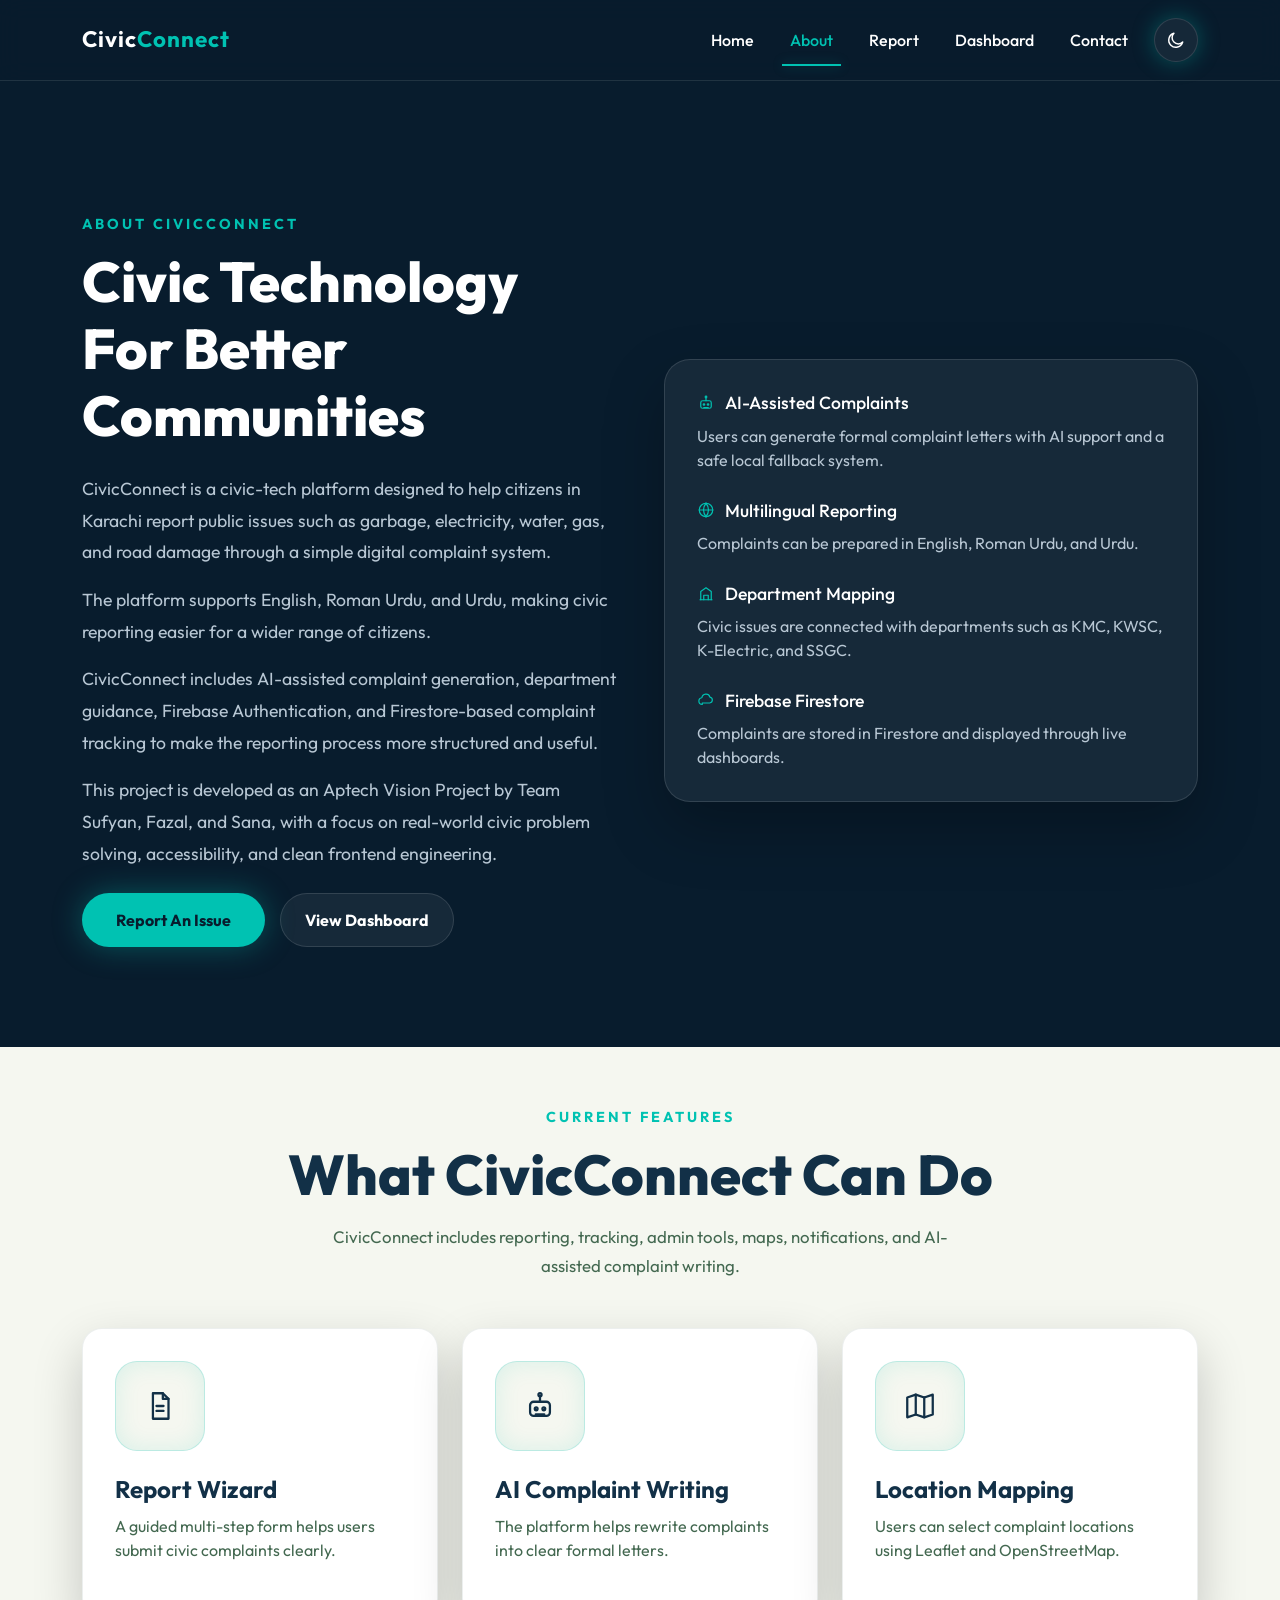
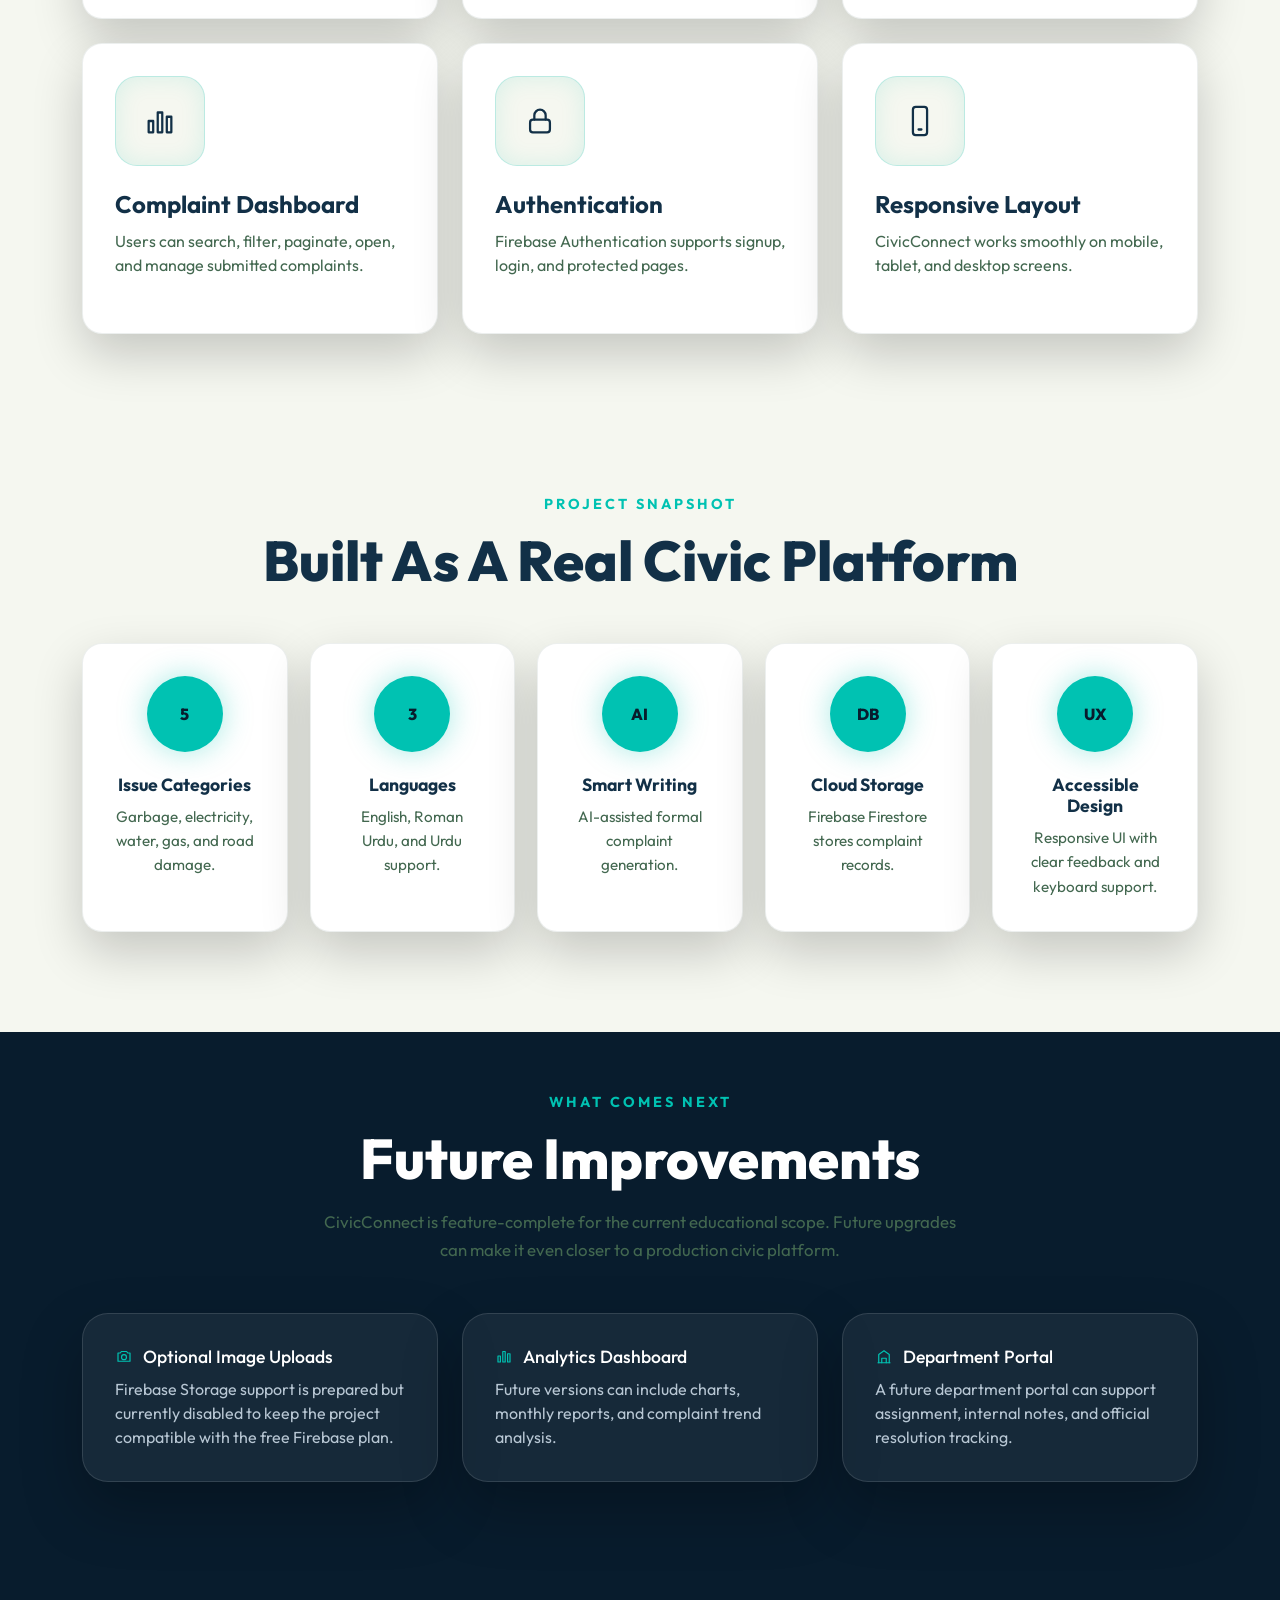
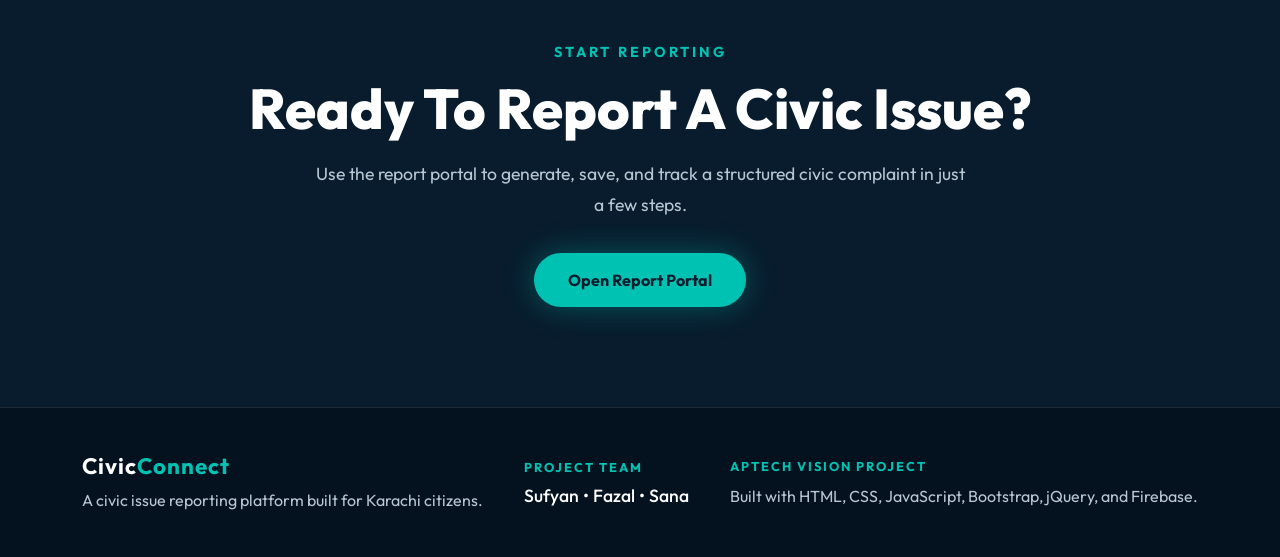
<file: pages/about.html>
<!doctype html>
<html lang="en">
  <head>
    <meta charset="UTF-8" />

    <meta name="viewport" content="width=device-width, initial-scale=1.0" />

    <title>About | CivicConnect</title>

    <meta
      name="description"
      content="Learn about CivicConnect, an AI-assisted civic technology platform helping citizens of Karachi report municipal issues in English, Roman Urdu, and Urdu."
    />

    <meta property="og:title" content="About CivicConnect" />

    <meta
      property="og:description"
      content="A civic-tech platform for reporting municipal issues in Karachi with AI-assisted complaint generation and Firebase Firestore tracking."
    />

    <meta property="og:type" content="website" />

    <link
      href="https://cdn.jsdelivr.net/npm/bootstrap@5.3.3/dist/css/bootstrap.min.css"
      rel="stylesheet"
    />

    <link rel="preconnect" href="https://fonts.googleapis.com" />

    <link rel="preconnect" href="https://fonts.gstatic.com" crossorigin />

    <link
      href="https://fonts.googleapis.com/css2?family=Outfit:wght@300;400;500;600;700&display=swap"
      rel="stylesheet"
    />

    <link
      rel="icon"
      type="image/png"
      href="../assets/images/logo-icon.png"
    />

    <link rel="stylesheet" href="../assets/css/style.css" />
  </head>

  <body class="inner-page">
    <div id="pageLoader">
      <div class="loader-content">
        <div class="loader-logo">
          <img
            src="../assets/images/logo-icon.png"
            alt="CivicConnect Logo"
            class="loader-logo-image"
          />
        </div>

        <h2>Loading CivicConnect...</h2>

        <p>Connecting Citizens with Civic Services...</p>

        <div class="loader-spinner"></div>
      </div>
    </div>

    <div
      class="toast-container position-fixed top-0 end-0 p-4"
      id="toastContainer"
    ></div>

    <nav
      class="navbar navbar-expand-lg fixed-top custom-navbar"
      id="mainNavbar"
    >
      <div class="container">
        <a class="navbar-brand logo-text" href="../index.html">
          Civic<span>Connect</span>
        </a>

        <button
          class="navbar-toggler custom-toggler"
          type="button"
          data-bs-toggle="collapse"
          data-bs-target="#navbarNav"
          aria-controls="navbarNav"
          aria-expanded="false"
          aria-label="Toggle navigation"
        >
          <span class="navbar-toggler-icon"></span>
        </button>

        <div class="collapse navbar-collapse" id="navbarNav">
          <ul class="navbar-nav ms-auto align-items-lg-center">
            <li class="nav-item">
              <a class="nav-link custom-nav-link" href="../index.html">
                Home
              </a>
            </li>

            <li class="nav-item">
              <a
                class="nav-link custom-nav-link active-nav"
                href="about.html"
                aria-current="page"
              >
                About
              </a>
            </li>

            <li class="nav-item">
              <a class="nav-link custom-nav-link" href="report.html">
                Report
              </a>
            </li>

            <li class="nav-item">
              <a class="nav-link custom-nav-link" href="complaints.html">
                Dashboard
              </a>
            </li>

            <li class="nav-item">
              <a class="nav-link custom-nav-link" href="contact.html">
                Contact
              </a>
            </li>

            <li class="nav-item nav-admin-only d-none">
              <a class="nav-link custom-nav-link" href="admin.html"> Admin </a>
            </li>

            <li class="nav-item">
              <button
                type="button"
                class="theme-toggle-btn"
                aria-label="Toggle theme"
              >
                <svg class="civic-icon" viewBox="0 0 24 24" fill="none" stroke="currentColor" stroke-width="1.8" stroke-linecap="round" stroke-linejoin="round" aria-hidden="true"><path d="M20 14.5A8.5 8.5 0 1 1 9.5 4 6.5 6.5 0 0 0 20 14.5Z"/></svg>
              </button>
            </li>

            <li class="nav-item nav-auth-only d-none">
              <button
                type="button"
                class="dashboard-btn ms-lg-3 mt-3 mt-lg-0"
                id="logoutBtn"
              >
                Logout
              </button>
            </li>
          </ul>
        </div>
      </div>
    </nav>

    <section class="about-section reveal-section js-animate">
      <div class="container">
        <div class="row align-items-center g-5 mt-3">
          <div class="col-lg-6">
            <p class="section-label">ABOUT CIVICCONNECT</p>

            <h1 class="section-title">
              Civic Technology For Better Communities
            </h1>

            <p class="about-text mt-4">
              CivicConnect is a civic-tech platform designed to help citizens in
              Karachi report public issues such as garbage, electricity, water,
              gas, and road damage through a simple digital complaint system.
            </p>

            <p class="about-text">
              The platform supports English, Roman Urdu, and Urdu, making civic
              reporting easier for a wider range of citizens.
            </p>

            <p class="about-text">
              CivicConnect includes AI-assisted complaint generation, department
              guidance, Firebase Authentication, and Firestore-based complaint
              tracking to make the reporting process more structured and useful.
            </p>

            <p class="about-text">
              This project is developed as an Aptech Vision Project by Team
              Sufyan, Fazal, and Sana, with a focus on real-world civic problem
              solving, accessibility, and clean frontend engineering.
            </p>

            <div class="result-actions mt-4">
              <a href="report.html" class="hero-btn"> Report An Issue </a>

              <a href="complaints.html" class="dashboard-btn">
                View Dashboard
              </a>
            </div>
          </div>

          <div class="col-lg-6">
            <div class="about-card">
              <div class="about-item">
                <h3><svg class="civic-icon" viewBox="0 0 24 24" fill="none" stroke="currentColor" stroke-width="1.8" stroke-linecap="round" stroke-linejoin="round" aria-hidden="true"><rect x="5" y="9" width="14" height="10" rx="2.5"/><path d="M12 5v4"/><circle cx="12" cy="4" r="1.1"/><circle cx="9.3" cy="14" r="1"/><circle cx="14.7" cy="14" r="1"/><path d="M9 18h6"/></svg> AI-Assisted Complaints</h3>

                <p>
                  Users can generate formal complaint letters with AI support
                  and a safe local fallback system.
                </p>
              </div>

              <div class="about-item">
                <h3><svg class="civic-icon" viewBox="0 0 24 24" fill="none" stroke="currentColor" stroke-width="1.8" stroke-linecap="round" stroke-linejoin="round" aria-hidden="true"><circle cx="12" cy="12" r="9"/><path d="M3 12h18"/><path d="M12 3a14 14 0 0 1 0 18"/><path d="M12 3a14 14 0 0 0 0 18"/></svg> Multilingual Reporting</h3>

                <p>
                  Complaints can be prepared in English, Roman Urdu, and Urdu.
                </p>
              </div>

              <div class="about-item">
                <h3><svg class="civic-icon" viewBox="0 0 24 24" fill="none" stroke="currentColor" stroke-width="1.8" stroke-linecap="round" stroke-linejoin="round" aria-hidden="true"><path d="M5 21V10l7-5 7 5v11"/><path d="M4 21h16"/><path d="M9 21v-6h6v6"/></svg> Department Mapping</h3>

                <p>
                  Civic issues are connected with departments such as KMC, KWSC,
                  K-Electric, and SSGC.
                </p>
              </div>

              <div class="about-item">
                <h3><svg class="civic-icon" viewBox="0 0 24 24" fill="none" stroke="currentColor" stroke-width="1.8" stroke-linecap="round" stroke-linejoin="round" aria-hidden="true"><path d="M7 18a4.5 4.5 0 0 1-.5-8.97A5.5 5.5 0 0 1 17.2 8.1 4 4 0 0 1 17 16H7Z"/></svg> Firebase Firestore</h3>

                <p>
                  Complaints are stored in Firestore and displayed through live
                  dashboards.
                </p>
              </div>
            </div>
          </div>
        </div>
      </div>
    </section>

    <section class="category-section reveal-section js-animate">
      <div class="container">
        <div class="section-heading text-center">
          <p class="section-label">CURRENT FEATURES</p>

          <h2 class="section-title">What CivicConnect Can Do</h2>

          <p class="section-description">
            CivicConnect includes reporting, tracking, admin tools, maps,
            notifications, and AI-assisted complaint writing.
          </p>
        </div>

        <div class="row g-4 mt-4">
          <div class="col-lg-4 col-md-6">
            <div class="category-card">
              <div class="category-icon"><svg class="civic-icon civic-icon-lg" viewBox="0 0 24 24" fill="none" stroke="currentColor" stroke-width="1.6" stroke-linecap="round" stroke-linejoin="round" aria-hidden="true"><path d="M7 3h7l4 4v14H7Z"/><path d="M14 3v4h4"/><path d="M9.5 12h5M9.5 15.5h5"/></svg></div>

              <h3>Report Wizard</h3>

              <p>
                A guided multi-step form helps users submit civic complaints
                clearly.
              </p>
            </div>
          </div>

          <div class="col-lg-4 col-md-6">
            <div class="category-card">
              <div class="category-icon"><svg class="civic-icon civic-icon-lg" viewBox="0 0 24 24" fill="none" stroke="currentColor" stroke-width="1.6" stroke-linecap="round" stroke-linejoin="round" aria-hidden="true"><rect x="5" y="9" width="14" height="10" rx="2.5"/><path d="M12 5v4"/><circle cx="12" cy="4" r="1.1"/><circle cx="9.3" cy="14" r="1"/><circle cx="14.7" cy="14" r="1"/><path d="M9 18h6"/></svg></div>

              <h3>AI Complaint Writing</h3>

              <p>
                The platform helps rewrite complaints into clear formal letters.
              </p>
            </div>
          </div>

          <div class="col-lg-4 col-md-6">
            <div class="category-card">
              <div class="category-icon"><svg class="civic-icon civic-icon-lg" viewBox="0 0 24 24" fill="none" stroke="currentColor" stroke-width="1.6" stroke-linecap="round" stroke-linejoin="round" aria-hidden="true"><path d="M9 4 3 6v14l6-2 6 2 6-2V4l-6 2-6-2Z"/><path d="M9 4v14M15 6v14"/></svg></div>

              <h3>Location Mapping</h3>

              <p>
                Users can select complaint locations using Leaflet and
                OpenStreetMap.
              </p>
            </div>
          </div>

          <div class="col-lg-4 col-md-6">
            <div class="category-card">
              <div class="category-icon"><svg class="civic-icon civic-icon-lg" viewBox="0 0 24 24" fill="none" stroke="currentColor" stroke-width="1.6" stroke-linecap="round" stroke-linejoin="round" aria-hidden="true"><rect x="4" y="12" width="3.2" height="8"/><rect x="10.4" y="6" width="3.2" height="14"/><rect x="16.8" y="9" width="3.2" height="11"/></svg></div>

              <h3>Complaint Dashboard</h3>

              <p>
                Users can search, filter, paginate, open, and manage submitted
                complaints.
              </p>
            </div>
          </div>

          <div class="col-lg-4 col-md-6">
            <div class="category-card">
              <div class="category-icon"><svg class="civic-icon civic-icon-lg" viewBox="0 0 24 24" fill="none" stroke="currentColor" stroke-width="1.6" stroke-linecap="round" stroke-linejoin="round" aria-hidden="true"><rect x="5" y="11" width="14" height="9" rx="2"/><path d="M8 11V8a4 4 0 0 1 8 0v3"/></svg></div>

              <h3>Authentication</h3>

              <p>
                Firebase Authentication supports signup, login, and protected
                pages.
              </p>
            </div>
          </div>

          <div class="col-lg-4 col-md-6">
            <div class="category-card">
              <div class="category-icon"><svg class="civic-icon civic-icon-lg" viewBox="0 0 24 24" fill="none" stroke="currentColor" stroke-width="1.6" stroke-linecap="round" stroke-linejoin="round" aria-hidden="true"><rect x="7" y="2" width="10" height="20" rx="2"/><path d="M11 18h2"/></svg></div>

              <h3>Responsive Layout</h3>

              <p>
                CivicConnect works smoothly on mobile, tablet, and desktop
                screens.
              </p>
            </div>
          </div>
        </div>
      </div>
    </section>

    <section class="how-section reveal-section js-animate">
      <div class="container">
        <div class="section-heading text-center">
          <p class="section-label">PROJECT SNAPSHOT</p>

          <h2 class="section-title">Built As A Real Civic Platform</h2>
        </div>

        <div class="steps-flow mt-5">
          <div class="step-box">
            <div class="step-circle">5</div>

            <h3>Issue Categories</h3>

            <p>Garbage, electricity, water, gas, and road damage.</p>
          </div>

          <div class="step-box">
            <div class="step-circle">3</div>

            <h3>Languages</h3>

            <p>English, Roman Urdu, and Urdu support.</p>
          </div>

          <div class="step-box">
            <div class="step-circle">AI</div>

            <h3>Smart Writing</h3>

            <p>AI-assisted formal complaint generation.</p>
          </div>

          <div class="step-box">
            <div class="step-circle">DB</div>

            <h3>Cloud Storage</h3>

            <p>Firebase Firestore stores complaint records.</p>
          </div>

          <div class="step-box">
            <div class="step-circle">UX</div>

            <h3>Accessible Design</h3>

            <p>Responsive UI with clear feedback and keyboard support.</p>
          </div>
        </div>
      </div>
    </section>

    <section class="about-section reveal-section js-animate">
      <div class="container">
        <div class="section-heading text-center">
          <p class="section-label">WHAT COMES NEXT</p>

          <h2 class="section-title">Future Improvements</h2>

          <p class="section-description">
            CivicConnect is feature-complete for the current educational scope.
            Future upgrades can make it even closer to a production civic
            platform.
          </p>
        </div>

        <div class="row g-4 mt-4">
          <div class="col-lg-4 col-md-6">
            <div class="about-card h-100">
              <div class="about-item">
                <h3><svg class="civic-icon" viewBox="0 0 24 24" fill="none" stroke="currentColor" stroke-width="1.8" stroke-linecap="round" stroke-linejoin="round" aria-hidden="true"><path d="M4 8h3l1.5-2h7L17 8h3v11H4Z"/><circle cx="12" cy="13.5" r="3.3"/></svg> Optional Image Uploads</h3>

                <p>
                  Firebase Storage support is prepared but currently disabled to
                  keep the project compatible with the free Firebase plan.
                </p>
              </div>
            </div>
          </div>

          <div class="col-lg-4 col-md-6">
            <div class="about-card h-100">
              <div class="about-item">
                <h3><svg class="civic-icon" viewBox="0 0 24 24" fill="none" stroke="currentColor" stroke-width="1.8" stroke-linecap="round" stroke-linejoin="round" aria-hidden="true"><rect x="4" y="12" width="3.2" height="8"/><rect x="10.4" y="6" width="3.2" height="14"/><rect x="16.8" y="9" width="3.2" height="11"/></svg> Analytics Dashboard</h3>

                <p>
                  Future versions can include charts, monthly reports, and
                  complaint trend analysis.
                </p>
              </div>
            </div>
          </div>

          <div class="col-lg-4 col-md-6">
            <div class="about-card h-100">
              <div class="about-item">
                <h3><svg class="civic-icon" viewBox="0 0 24 24" fill="none" stroke="currentColor" stroke-width="1.8" stroke-linecap="round" stroke-linejoin="round" aria-hidden="true"><path d="M5 21V10l7-5 7 5v11"/><path d="M4 21h16"/><path d="M9 21v-6h6v6"/></svg> Department Portal</h3>

                <p>
                  A future department portal can support assignment, internal
                  notes, and official resolution tracking.
                </p>
              </div>
            </div>
          </div>
        </div>
      </div>
    </section>

    <section class="complaint-section reveal-section js-animate">
      <div class="container text-center">
        <p class="section-label">START REPORTING</p>

        <h2 class="section-title">Ready To Report A Civic Issue?</h2>

        <p class="complaint-text mx-auto cta-description">
          Use the report portal to generate, save, and track a structured civic
          complaint in just a few steps.
        </p>

        <a href="report.html" class="hero-btn mt-3"> Open Report Portal </a>
      </div>
    </section>

    <footer class="site-footer">
      <div class="container">
        <div class="footer-content">
          <div>
            <h4 class="logo-text mb-2">Civic<span>Connect</span></h4>

            <p class="footer-text">
              A civic issue reporting platform built for Karachi citizens.
            </p>
          </div>

          <div class="footer-team">
            <p>PROJECT TEAM</p>

            <h4>Sufyan • Fazal • Sana</h4>
          </div>

          <div class="footer-note">
            <p>APTECH VISION PROJECT</p>

            <span class="footer-text">
              Built with HTML, CSS, JavaScript, Bootstrap, jQuery, and Firebase.
            </span>
          </div>
        </div>
      </div>
    </footer>

    <script src="https://code.jquery.com/jquery-3.7.1.min.js"></script>

    <script src="https://cdn.jsdelivr.net/npm/bootstrap@5.3.3/dist/js/bootstrap.bundle.min.js"></script>

    <script src="../assets/js/loader.js"></script>

    <script src="../assets/js/utils.js"></script>

    <script src="../assets/js/icons.js"></script>
    <script src="../assets/js/theme.js"></script>

    <script src="../assets/js/main.js"></script>

    <script src="../assets/js/ui.js"></script>
  </body>
</html>
</file>
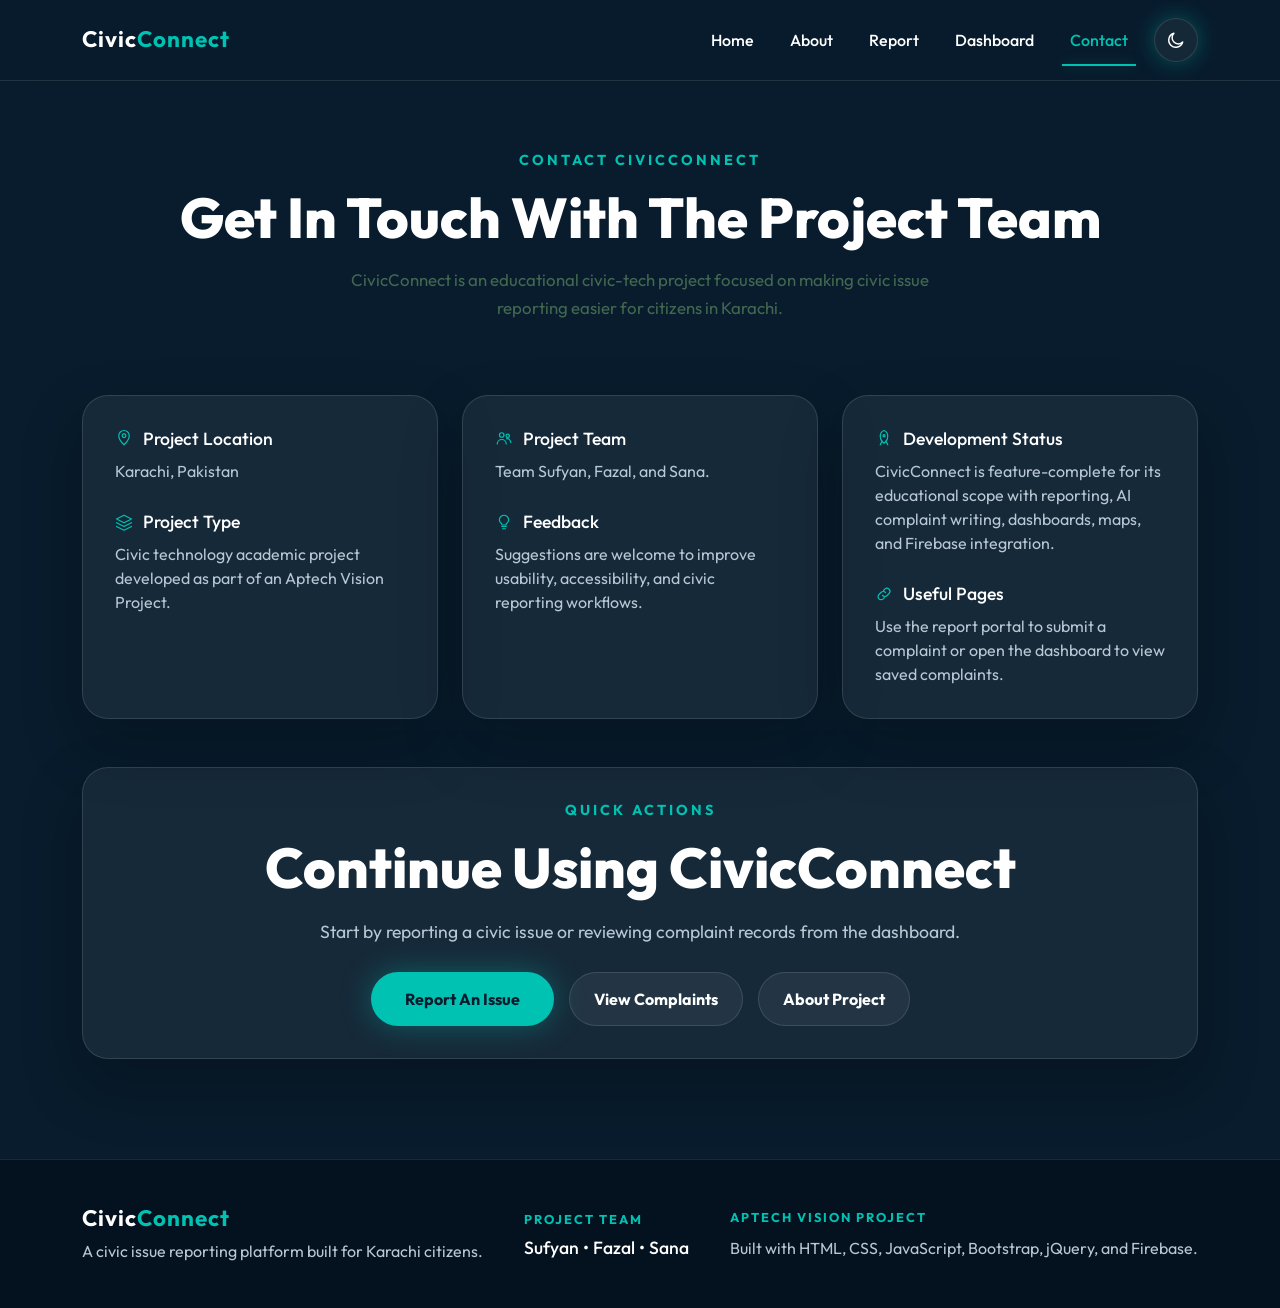
<file: pages/contact.html>
<!doctype html>
<html lang="en">
  <head>
    <meta charset="UTF-8" />

    <meta name="viewport" content="width=device-width, initial-scale=1.0" />

    <title>Contact | CivicConnect</title>

    <meta
      name="description"
      content="Contact the CivicConnect project team and explore quick links for reporting and tracking civic complaints in Karachi."
    />

    <link
      href="https://cdn.jsdelivr.net/npm/bootstrap@5.3.3/dist/css/bootstrap.min.css"
      rel="stylesheet"
    />

    <link rel="preconnect" href="https://fonts.googleapis.com" />

    <link rel="preconnect" href="https://fonts.gstatic.com" crossorigin />

    <link
      href="https://fonts.googleapis.com/css2?family=Outfit:wght@300;400;500;600;700&display=swap"
      rel="stylesheet"
    />

    <link
      rel="icon"
      type="image/png"
      href="../assets/images/logo-icon.png"
    />

    <link rel="stylesheet" href="../assets/css/style.css" />
  </head>

  <body class="inner-page">
    <div id="pageLoader">
      <div class="loader-content">
        <div class="loader-logo">
          <img
            src="../assets/images/logo-icon.png"
            alt="CivicConnect Logo"
            class="loader-logo-image"
          />
        </div>

        <h2>Loading CivicConnect...</h2>

        <p>Connecting Citizens with Civic Services...</p>

        <div class="loader-spinner"></div>
      </div>
    </div>

    <div
      class="toast-container position-fixed top-0 end-0 p-4"
      id="toastContainer"
    ></div>

    <nav
      class="navbar navbar-expand-lg fixed-top custom-navbar"
      id="mainNavbar"
    >
      <div class="container">
        <a class="navbar-brand logo-text" href="../index.html">
          Civic<span>Connect</span>
        </a>

        <button
          class="navbar-toggler custom-toggler"
          type="button"
          data-bs-toggle="collapse"
          data-bs-target="#navbarNav"
          aria-controls="navbarNav"
          aria-expanded="false"
          aria-label="Toggle navigation"
        >
          <span class="navbar-toggler-icon"></span>
        </button>

        <div class="collapse navbar-collapse" id="navbarNav">
          <ul class="navbar-nav ms-auto align-items-lg-center">
            <li class="nav-item">
              <a class="nav-link custom-nav-link" href="../index.html">
                Home
              </a>
            </li>

            <li class="nav-item">
              <a class="nav-link custom-nav-link" href="about.html"> About </a>
            </li>

            <li class="nav-item">
              <a class="nav-link custom-nav-link" href="report.html">
                Report
              </a>
            </li>

            <li class="nav-item">
              <a class="nav-link custom-nav-link" href="complaints.html">
                Dashboard
              </a>
            </li>

            <li class="nav-item">
              <a
                class="nav-link custom-nav-link active-nav"
                href="contact.html"
                aria-current="page"
              >
                Contact
              </a>
            </li>

            <li class="nav-item nav-admin-only d-none">
              <a class="nav-link custom-nav-link" href="admin.html"> Admin </a>
            </li>

            <li class="nav-item">
              <button
                type="button"
                class="theme-toggle-btn"
                aria-label="Toggle theme"
              >
                <svg class="civic-icon" viewBox="0 0 24 24" fill="none" stroke="currentColor" stroke-width="1.8" stroke-linecap="round" stroke-linejoin="round" aria-hidden="true"><path d="M20 14.5A8.5 8.5 0 1 1 9.5 4 6.5 6.5 0 0 0 20 14.5Z"/></svg>
              </button>
            </li>

            <li class="nav-item nav-auth-only d-none">
              <button
                type="button"
                class="dashboard-btn ms-lg-3 mt-3 mt-lg-0"
                id="logoutBtn"
              >
                Logout
              </button>
            </li>
          </ul>
        </div>
      </div>
    </nav>

    <section class="about-section reveal-section js-animate">
      <div class="container">
        <div class="section-heading text-center">
          <p class="section-label">CONTACT CIVICCONNECT</p>

          <h1 class="section-title">Get In Touch With The Project Team</h1>

          <p class="section-description">
            CivicConnect is an educational civic-tech project focused on making
            civic issue reporting easier for citizens in Karachi.
          </p>
        </div>

        <div class="row g-4 mt-5">
          <div class="col-lg-4 col-md-6">
            <div class="about-card h-100">
              <div class="about-item">
                <h3><svg class="civic-icon" viewBox="0 0 24 24" fill="none" stroke="currentColor" stroke-width="1.8" stroke-linecap="round" stroke-linejoin="round" aria-hidden="true"><path d="M12 21s7-6.5 7-12a7 7 0 0 0-14 0c0 5.5 7 12 7 12Z"/><circle cx="12" cy="9" r="2.5"/></svg> Project Location</h3>

                <p>Karachi, Pakistan</p>
              </div>

              <div class="about-item">
                <h3><svg class="civic-icon" viewBox="0 0 24 24" fill="none" stroke="currentColor" stroke-width="1.8" stroke-linecap="round" stroke-linejoin="round" aria-hidden="true"><path d="M12 3 2 8l10 5 10-5-10-5Z"/><path d="M2 13l10 5 10-5"/><path d="M2 18l10 5 10-5"/></svg> Project Type</h3>

                <p>
                  Civic technology academic project developed as part of an
                  Aptech Vision Project.
                </p>
              </div>
            </div>
          </div>

          <div class="col-lg-4 col-md-6">
            <div class="about-card h-100">
              <div class="about-item">
                <h3><svg class="civic-icon" viewBox="0 0 24 24" fill="none" stroke="currentColor" stroke-width="1.8" stroke-linecap="round" stroke-linejoin="round" aria-hidden="true"><circle cx="9" cy="8" r="3"/><path d="M3 20a6 6 0 0 1 12 0"/><circle cx="17" cy="9" r="2.3"/><path d="M15.2 13a5 5 0 0 1 5.8 5"/></svg> Project Team</h3>

                <p>Team Sufyan, Fazal, and Sana.</p>
              </div>

              <div class="about-item">
                <h3><svg class="civic-icon" viewBox="0 0 24 24" fill="none" stroke="currentColor" stroke-width="1.8" stroke-linecap="round" stroke-linejoin="round" aria-hidden="true"><path d="M9 18h6M10 21h4"/><path d="M12 3a6 6 0 0 0-3.5 10.9c.5.4.8 1 .8 1.6V16h5.4v-.5c0-.6.3-1.2.8-1.6A6 6 0 0 0 12 3Z"/></svg> Feedback</h3>

                <p>
                  Suggestions are welcome to improve usability, accessibility,
                  and civic reporting workflows.
                </p>
              </div>
            </div>
          </div>

          <div class="col-lg-4 col-md-12">
            <div class="about-card h-100">
              <div class="about-item">
                <h3><svg class="civic-icon" viewBox="0 0 24 24" fill="none" stroke="currentColor" stroke-width="1.8" stroke-linecap="round" stroke-linejoin="round" aria-hidden="true"><path d="M12 2c3 1 5 4 5 8 0 3-1.5 5.5-3 7l-2 2-2-2c-1.5-1.5-3-4-3-7 0-4 2-7 5-8Z"/><circle cx="12" cy="9" r="1.4"/><path d="M9 17l-2 4M15 17l2 4"/></svg> Development Status</h3>

                <p>
                  CivicConnect is feature-complete for its educational scope
                  with reporting, AI complaint writing, dashboards, maps, and
                  Firebase integration.
                </p>
              </div>

              <div class="about-item">
                <h3><svg class="civic-icon" viewBox="0 0 24 24" fill="none" stroke="currentColor" stroke-width="1.8" stroke-linecap="round" stroke-linejoin="round" aria-hidden="true"><path d="M10 14a4 4 0 0 0 5.7.3l3-3a4 4 0 0 0-5.7-5.7l-1.5 1.4"/><path d="M14 10a4 4 0 0 0-5.7-.3l-3 3a4 4 0 0 0 5.7 5.7l1.4-1.4"/></svg> Useful Pages</h3>

                <p>
                  Use the report portal to submit a complaint or open the
                  dashboard to view saved complaints.
                </p>
              </div>
            </div>
          </div>
        </div>

        <div class="about-card mt-5 text-center">
          <p class="section-label">QUICK ACTIONS</p>

          <h2 class="section-title">Continue Using CivicConnect</h2>

          <p class="about-text mx-auto cta-description">
            Start by reporting a civic issue or reviewing complaint records from
            the dashboard.
          </p>

          <div class="result-actions justify-content-center mt-4">
            <a href="report.html" class="hero-btn"> Report An Issue </a>

            <a href="complaints.html" class="dashboard-btn">
              View Complaints
            </a>

            <a href="about.html" class="dashboard-btn"> About Project </a>
          </div>
        </div>
      </div>
    </section>

    <footer class="site-footer">
      <div class="container">
        <div class="footer-content">
          <div>
            <h4 class="logo-text mb-2">Civic<span>Connect</span></h4>

            <p class="footer-text">
              A civic issue reporting platform built for Karachi citizens.
            </p>
          </div>

          <div class="footer-team">
            <p>PROJECT TEAM</p>

            <h4>Sufyan • Fazal • Sana</h4>
          </div>

          <div class="footer-note">
            <p>APTECH VISION PROJECT</p>

            <span class="footer-text">
              Built with HTML, CSS, JavaScript, Bootstrap, jQuery, and Firebase.
            </span>
          </div>
        </div>
      </div>
    </footer>

    <script src="https://code.jquery.com/jquery-3.7.1.min.js"></script>

    <script src="https://cdn.jsdelivr.net/npm/bootstrap@5.3.3/dist/js/bootstrap.bundle.min.js"></script>

    <script src="../assets/js/loader.js"></script>

    <script src="../assets/js/utils.js"></script>

    <script src="../assets/js/icons.js"></script>
    <script src="../assets/js/theme.js"></script>

    <script src="../assets/js/main.js"></script>

    <script src="../assets/js/ui.js"></script>
  </body>
</html>
</file>
<file: assets/css/style.css>
/* CivicConnect Main Stylesheet */

/*
| Import Order
| Keep these imports in this exact order.
| The cascade depends on it.
*/

@import url("01-base.css");
@import url("02-home.css");
@import url("03-dashboard.css");
@import url("04-shared-ui.css");
@import url("05-report-wizard.css");
@import url("06-responsive.css");
</file>
